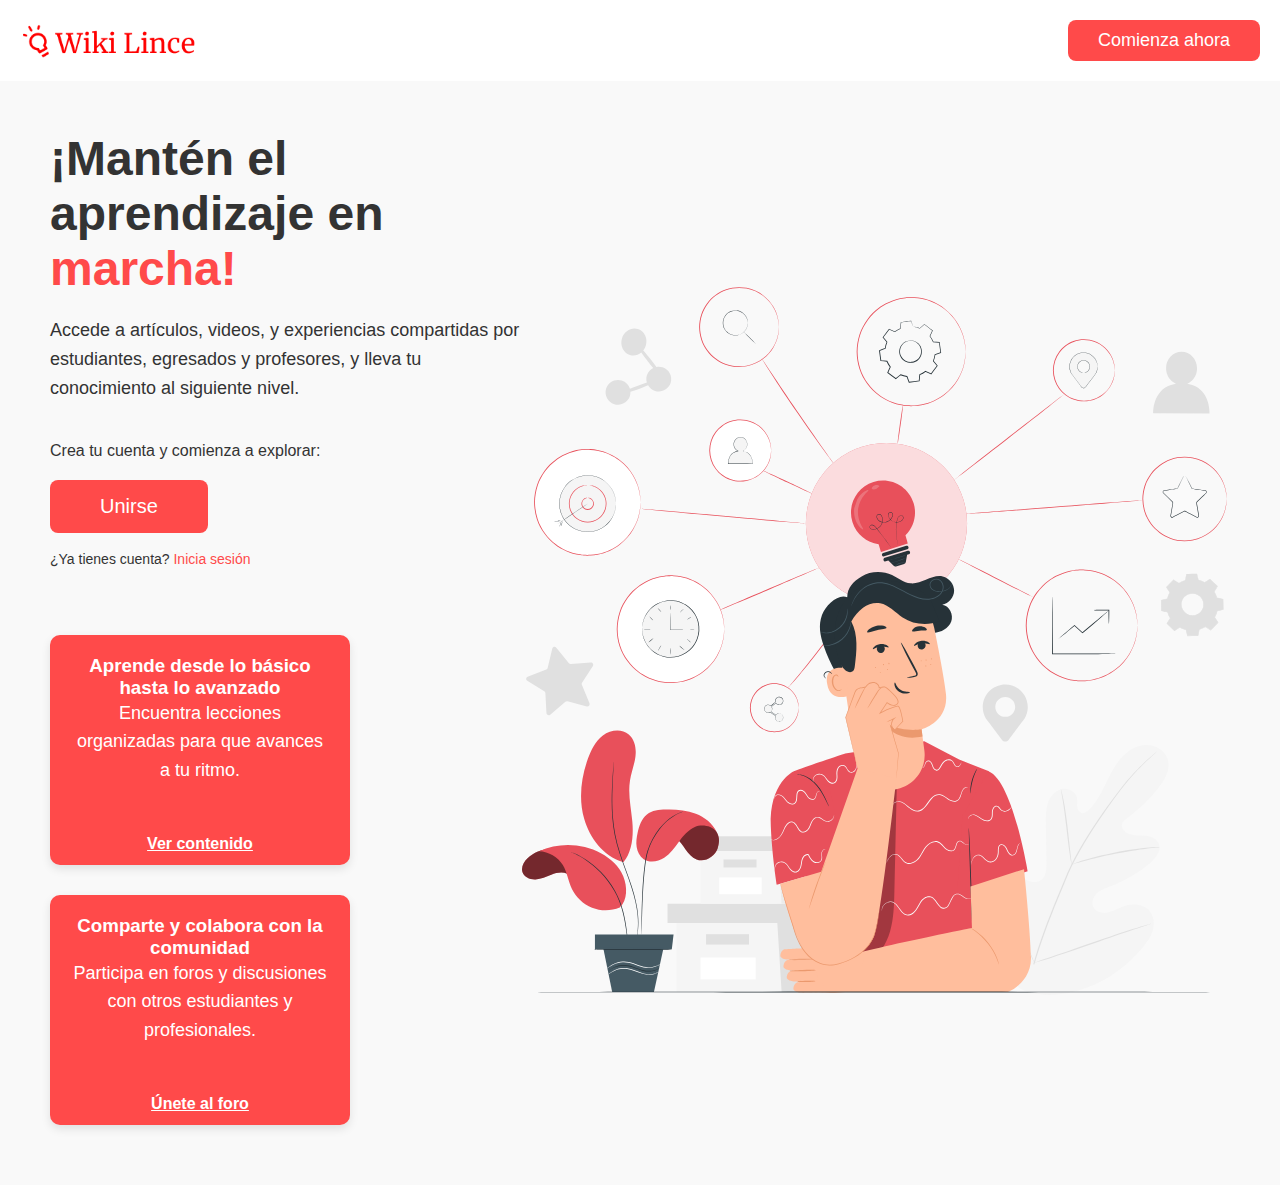
<file: index.html>
<!DOCTYPE html>
<html lang="es">
<head>
    <meta charset="UTF-8">
    <meta name="viewport" content="width=device-width, initial-scale=1.0">
    <title>Wiki Lince</title>
    <link rel="stylesheet" href="./style.css">
</head>
<body>
    <header>
        <div class="header-container">
            <img src="./img/logo1.png" alt="Wiki Lince Logo" class="logo">
            <button class="cta-button">Comienza ahora</button>
        </div>
    </header>
    <main>
        <section class="hero">
            <div class="hero-text">
                <h1>¡Mantén el aprendizaje en <span class="highlight">marcha!</span></h1>
                <p>Accede a artículos, videos, y experiencias compartidas por estudiantes, egresados y profesores, y lleva tu conocimiento al siguiente nivel.</p>
                <p>Crea tu cuenta y comienza a explorar:</p>
                <a href="./paginas/home.html" class="cta-main">Unirse</a>
                <p class="login">¿Ya tienes cuenta? <a href="#">Inicia sesión</a></p>
                
                    <div class="card">
                        <h3>Aprende desde lo básico hasta lo avanzado</h3>
                        <p>Encuentra lecciones organizadas para que avances a tu ritmo.</p>
                        <a href="#">Ver contenido</a>
                    </div>
                    <div class="card">
                        <h3>Comparte y colabora con la comunidad</h3>
                        <p>Participa en foros y discusiones con otros estudiantes y profesionales.</p>
                        <a href="#">Únete al foro</a>
                    </div>

            </div>
            <div class="hero-illustration">
                <img src="./img/pensando2.svg" alt="Persona con iconos">
            </div>
        </section>
    </main>
</body>
</html>
</file>
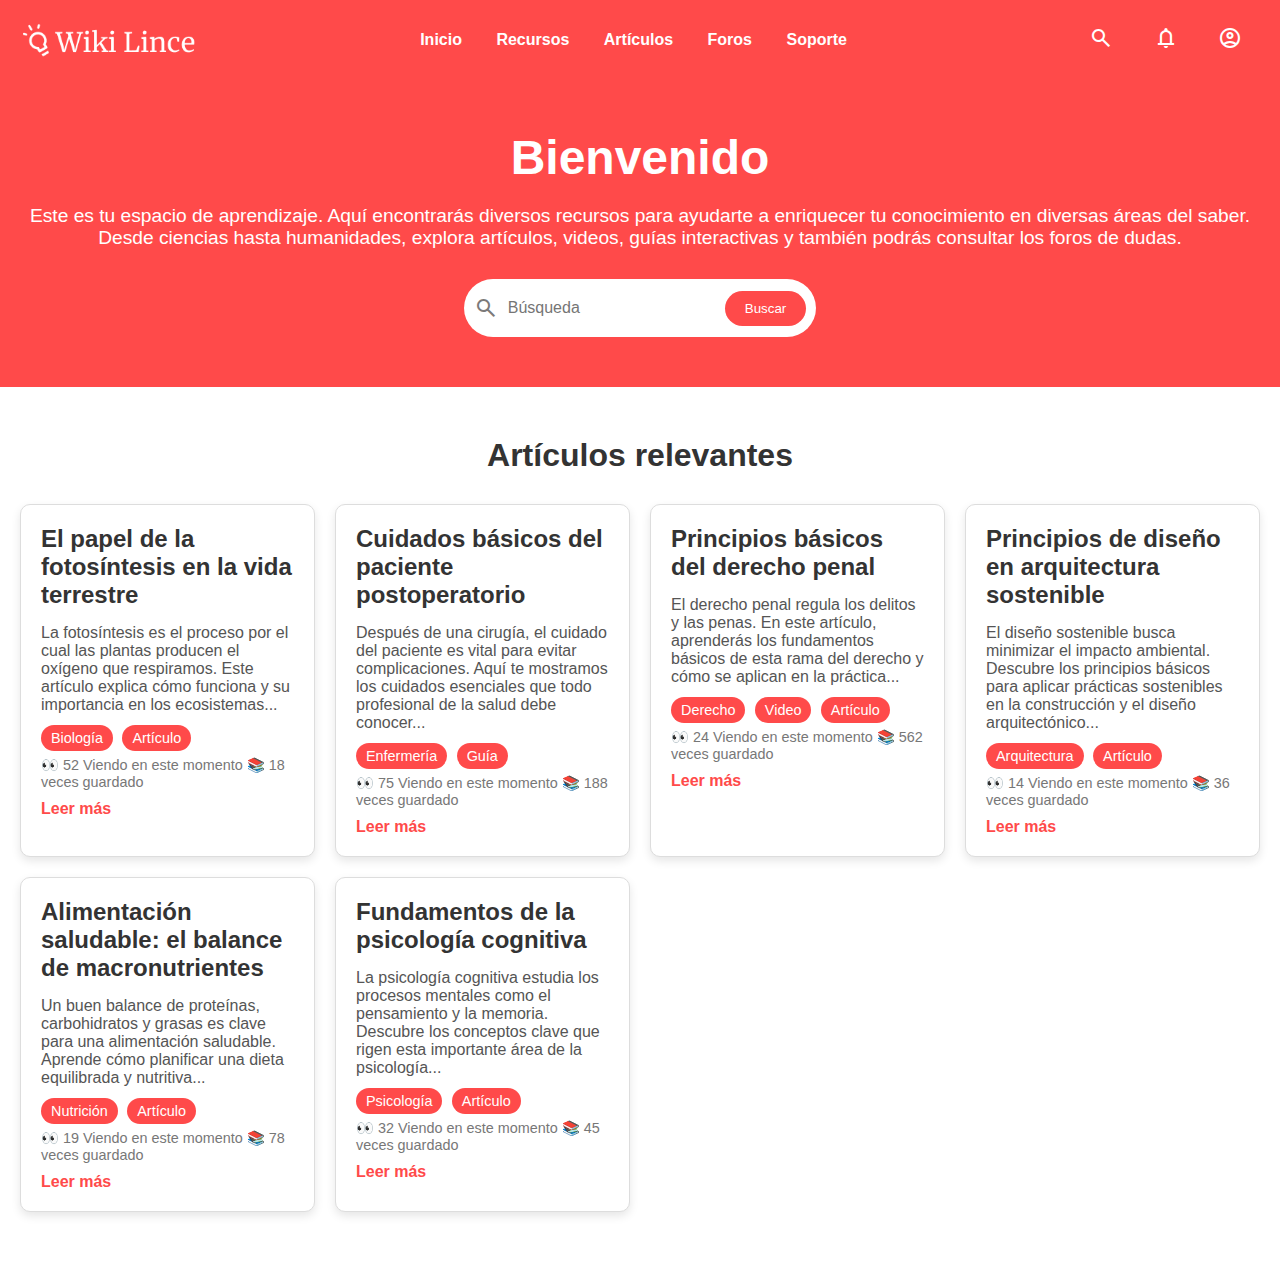
<file: paginas/home.html>
<!DOCTYPE html>
<html lang="es">
<head>
    <meta charset="UTF-8">
    <meta name="viewport" content="width=device-width, initial-scale=1.0">
    <title>Wiki Lince - Home</title>
    <link rel="stylesheet" href="./style.css">
    <link rel="stylesheet" href="https://fonts.googleapis.com/css2?family=Material+Symbols+Outlined:opsz,wght,FILL,GRAD@20..48,100..700,0..1,-50..200" />
</head>
<body>
    <header>
        <div class="header-container">
            <img src="../img/logo2.png" alt="Wiki Lince Logo" class="logo">
            <nav class="nav-menu">
                <a href="../index.html">Inicio</a>
                <a href="#">Recursos</a>
                <a href="./articulo/article.html">Artículos</a>
                <a href="#">Foros</a>
                <a href="#">Soporte</a>
            </nav>
            <div class="user-icons">
                <span class="material-symbols-outlined">search</span>
                <span class="material-symbols-outlined">notifications</span>
                <span class="material-symbols-outlined">account_circle</span>
            </div>
        </div>
    </header>
    <main>
        <section class="welcome">
            <h1>Bienvenido</h1>
            <p>Este es tu espacio de aprendizaje. Aquí encontrarás diversos recursos para ayudarte a enriquecer tu conocimiento en diversas áreas del saber. Desde ciencias hasta humanidades, explora artículos, videos, guías interactivas y también podrás consultar los foros de dudas.</p>
            <div class="search-bar">
                <span class="material-symbols-outlined">search</span>
                <input type="text" placeholder="Búsqueda">
                <button>Buscar</button>
            </div>
        </section>
        <section class="relevant-articles">
            <h2>Artículos relevantes</h2>
            <div class="articles-container">
                <div class="article-card">
                    <h3>El papel de la fotosíntesis en la vida terrestre</h3>
                    <p>La fotosíntesis es el proceso por el cual las plantas producen el oxígeno que respiramos. Este artículo explica cómo funciona y su importancia en los ecosistemas...</p>
                    <div class="article-tags">
                        <span>Biología</span>
                        <span>Artículo</span>
                    </div>
                    <div class="article-stats">
                        <span>👀 52 Viendo en este momento</span>
                        <span>📚 18 veces guardado</span>
                    </div>
                    <a href="./articulo/article.html">Leer más</a>
                </div>
                <div class="article-card">
                    <h3>Cuidados básicos del paciente postoperatorio</h3>
                    <p>Después de una cirugía, el cuidado del paciente es vital para evitar complicaciones. Aquí te mostramos los cuidados esenciales que todo profesional de la salud debe conocer...</p>
                    <div class="article-tags">
                        <span>Enfermería</span>
                        <span>Guía</span>
                    </div>
                    <div class="article-stats">
                        <span>👀 75 Viendo en este momento</span>
                        <span>📚 188 veces guardado</span>
                    </div>
                    <a href="./articulo/article.html">Leer más</a>
                </div>
                <div class="article-card">
                    <h3>Principios básicos del derecho penal</h3>
                    <p>El derecho penal regula los delitos y las penas. En este artículo, aprenderás los fundamentos básicos de esta rama del derecho y cómo se aplican en la práctica...</p>
                    <div class="article-tags">
                        <span>Derecho</span>
                        <span>Video</span>
                        <span>Artículo</span>
                    </div>
                    <div class="article-stats">
                        <span>👀 24 Viendo en este momento</span>
                        <span>📚 562 veces guardado</span>
                    </div>
                    <a href="./articulo/article.html">Leer más</a>
                </div>
                <div class="article-card">
                    <h3>Principios de diseño en arquitectura sostenible</h3>
                    <p>El diseño sostenible busca minimizar el impacto ambiental. Descubre los principios básicos para aplicar prácticas sostenibles en la construcción y el diseño arquitectónico...</p>
                    <div class="article-tags">
                        <span>Arquitectura</span>
                        <span>Artículo</span>
                    </div>
                    <div class="article-stats">
                        <span>👀 14 Viendo en este momento</span>
                        <span>📚 36 veces guardado</span>
                    </div>
                    <a href="./articulo/article.html">Leer más</a>
                </div>
                <div class="article-card">
                    <h3>Alimentación saludable: el balance de macronutrientes</h3>
                    <p>Un buen balance de proteínas, carbohidratos y grasas es clave para una alimentación saludable. Aprende cómo planificar una dieta equilibrada y nutritiva...</p>
                    <div class="article-tags">
                        <span>Nutrición</span>
                        <span>Artículo</span>
                    </div>
                    <div class="article-stats">
                        <span>👀 19 Viendo en este momento</span>
                        <span>📚 78 veces guardado</span>
                    </div>
                    <a href="./articulo/article.html">Leer más</a>
                </div>
                <div class="article-card">
                    <h3>Fundamentos de la psicología cognitiva</h3>
                    <p>La psicología cognitiva estudia los procesos mentales como el pensamiento y la memoria. Descubre los conceptos clave que rigen esta importante área de la psicología...</p>
                    <div class="article-tags">
                        <span>Psicología</span>
                        <span>Artículo</span>
                    </div>
                    <div class="article-stats">
                        <span>👀 32 Viendo en este momento</span>
                        <span>📚 45 veces guardado</span>
                    </div>
                    <a href="./articulo/article.html">Leer más</a>
                </div>
            </div>
        </section>
    </main>
</body>
</html>
</file>
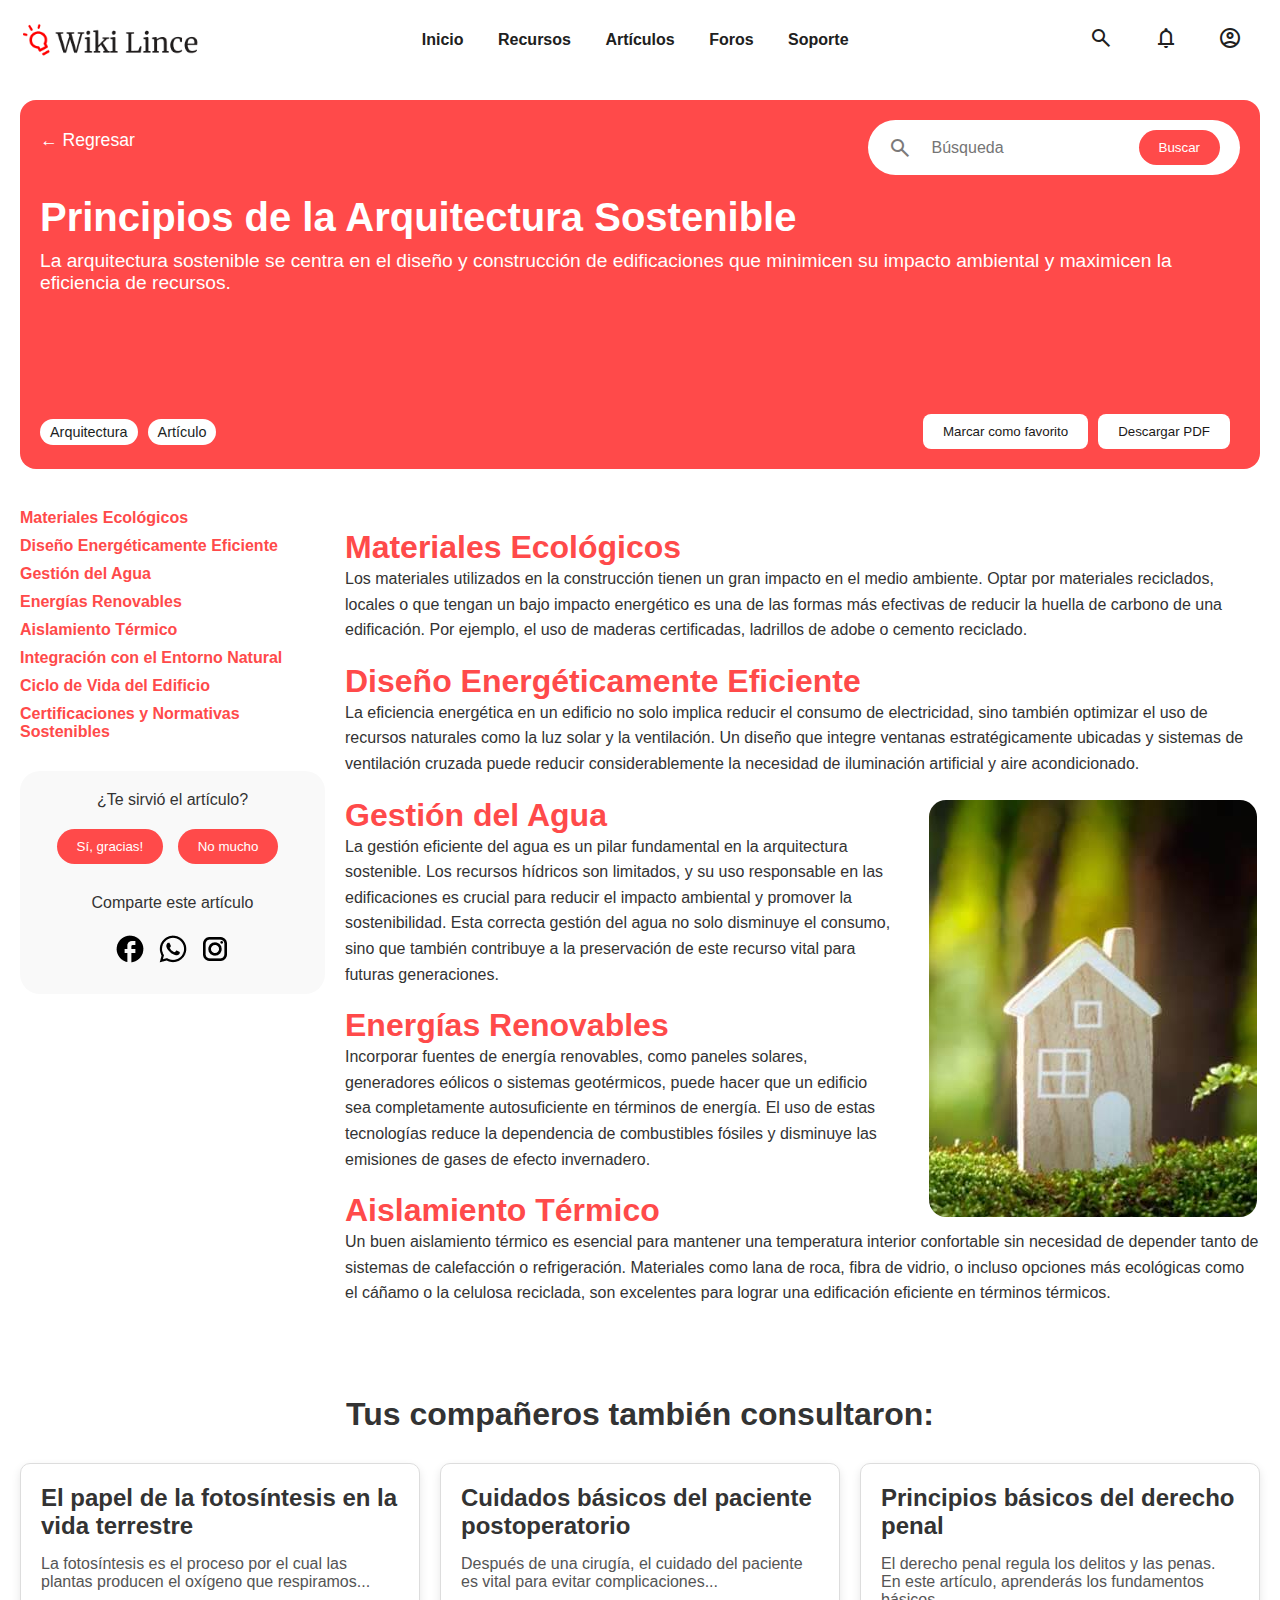
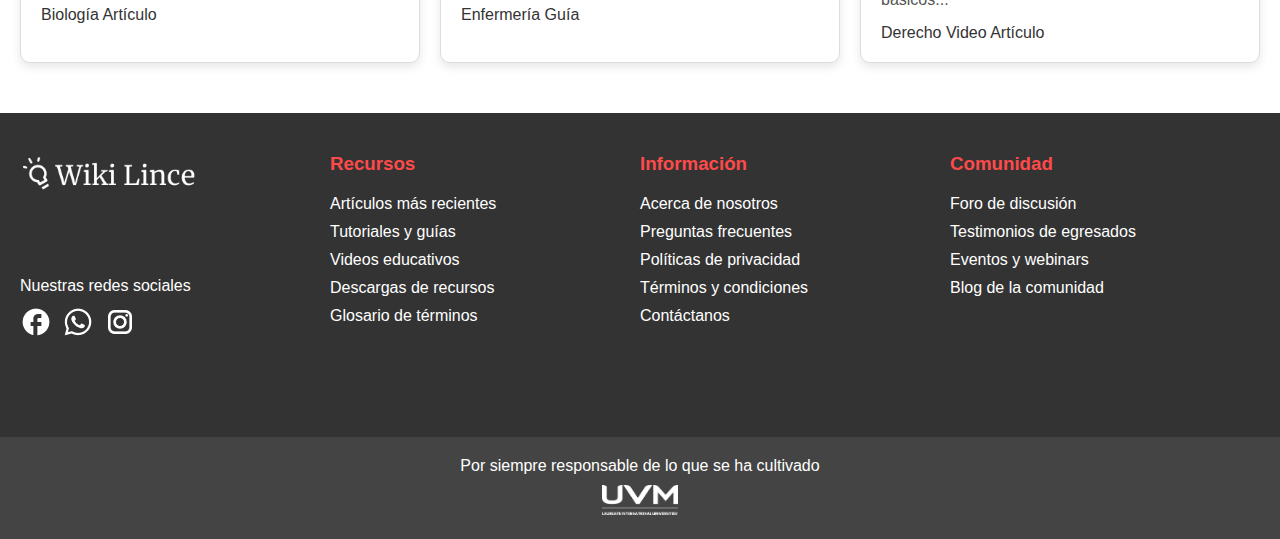
<file: paginas/articulo/article.html>
<!DOCTYPE html>
<html lang="es">
<head>
    <meta charset="UTF-8">
    <meta name="viewport" content="width=device-width, initial-scale=1.0">
    <title>Principios de la Arquitectura Sostenible - Wiki Lince</title>
    <link rel="stylesheet" href="./style.css">
    <link rel="stylesheet" href="./style.css">
    <link rel="stylesheet" href="https://fonts.googleapis.com/css2?family=Material+Symbols+Outlined:opsz,wght,FILL,GRAD@20..48,100..700,0..1,-50..200" />
</head>
<body>
    <header>
        <div class="header-container">
            <img src="../../img/logo3.png" alt="Wiki Lince Logo" class="logo">
            <nav class="nav-menu">
                <a href="../home.html">Inicio</a>
                <a href="#">Recursos</a>
                <a href="#">Artículos</a>
                <a href="#">Foros</a>
                <a href="#">Soporte</a>
            </nav>
            <div class="user-icons">
                <span class="material-symbols-outlined">search</span>
                <span class="material-symbols-outlined">notifications</span>
                <span class="material-symbols-outlined">account_circle</span>
            </div>
        </div>
    </header>
    <main>

        <section class="article-header">
            <div>
                <div class="container-one">
                    <div>
                        <a href="../home.html" class="back-button">&larr; Regresar</a>
                    </div>
                    <div class="spacer"></div>
                    <div class="search-bar">
                        <span class="material-symbols-outlined">search</span>
                        <input type="text" placeholder="Búsqueda">
                        <button>Buscar</button>
                    </div>
                </div>

                <h1>Principios de la Arquitectura Sostenible</h1>
                <p class="article-description">La arquitectura sostenible se centra en el diseño y construcción de edificaciones que minimicen su impacto ambiental y maximicen la eficiencia de recursos.</p>
                <div class="container-one">
                    <div class="box-left">
                        <span>Arquitectura</span>
                        <span>Artículo</span>
                    </div>
                    <div class="spacer"></div>
                    <div class="box-right">
                        <button class="favorite-button">
                            Marcar como favorito
                        </button>
                        <button class="download-button">
                            Descargar PDF
                        </button>
                    </div>
                    
                </div>
            </div>
        </section>


        <section class="article-content">
            <aside class="article-sidebar">
                <ul>
                    <li><a href="#">Materiales Ecológicos</a></li>
                    <li><a href="#">Diseño Energéticamente Eficiente</a></li>
                    <li><a href="#">Gestión del Agua</a></li>
                    <li><a href="#">Energías Renovables</a></li>
                    <li><a href="#">Aislamiento Térmico</a></li>
                    <li><a href="#">Integración con el Entorno Natural</a></li>
                    <li><a href="#">Ciclo de Vida del Edificio</a></li>
                    <li><a href="#">Certificaciones y Normativas Sostenibles</a></li>
                </ul>

                <section class="article-footer">
                    <div class="share-article">
                        <p>¿Te sirvió el artículo?</p>
                        <div class="article-thank">
                            <button> Sí, gracias!</button>
                            <button>No mucho</button>
                        </div>
                    </div> 

                    <div class="share-article">
                        <p>Comparte este artículo</p>
                        <div class="social-icons-top">
                            <a href="https://www.facebook.com/?locale=es_LA" target="_blank">
                                <img src="../../img/Facebook2.png" alt="Facebook">
                            </a>
                            <a href="https://www.whatsapp.com/?lang=es_LA" target="_blank">
                                <img src="../../img/Whatsapp2.png" alt="WhatsApp">
                            </a>
                            <a href="https://www.instagram.com/?hl=es" target="_blank">
                                <img src="../../img/Instagram2.png" alt="Instagram">
                            </a>
                        </div>
                    </div>       
                </section>

            </aside>
            <div class="article-main">
                
                <h2>Materiales Ecológicos</h2>
                <p>Los materiales utilizados en la construcción tienen un gran impacto en el medio ambiente. Optar por materiales reciclados, locales o que tengan un bajo impacto energético es una de las formas más efectivas de reducir la huella de carbono de una edificación. Por ejemplo, el uso de maderas certificadas, ladrillos de adobe o cemento reciclado.</p>
                <div class="wrapper">
                    <h2>Diseño Energéticamente Eficiente</h2>
                    <p>La eficiencia energética en un edificio no solo implica reducir el consumo de electricidad, sino también optimizar el uso de recursos naturales como la luz solar y la ventilación. Un diseño que integre ventanas estratégicamente ubicadas y sistemas de ventilación cruzada puede reducir considerablemente la necesidad de iluminación artificial y aire acondicionado.</p>
                    <img src="../../img/casa.png" alt="Casa sostenible" class="article-image">
                </div>
                <h2>Gestión del Agua</h2>
                <p>La gestión eficiente del agua es un pilar fundamental en la arquitectura sostenible. Los recursos hídricos son limitados, y su uso responsable en las edificaciones es crucial para reducir el impacto ambiental y promover la sostenibilidad. Esta correcta gestión del agua no solo disminuye el consumo, sino que también contribuye a la preservación de este recurso vital para futuras generaciones.</p>
                <h2>Energías Renovables</h2>
                <p>Incorporar fuentes de energía renovables, como paneles solares, generadores eólicos o sistemas geotérmicos, puede hacer que un edificio sea completamente autosuficiente en términos de energía. El uso de estas tecnologías reduce la dependencia de combustibles fósiles y disminuye las emisiones de gases de efecto invernadero.</p>
                <h2>Aislamiento Térmico</h2>
                <p>Un buen aislamiento térmico es esencial para mantener una temperatura interior confortable sin necesidad de depender tanto de sistemas de calefacción o refrigeración. Materiales como lana de roca, fibra de vidrio, o incluso opciones más ecológicas como el cáñamo o la celulosa reciclada, son excelentes para lograr una edificación eficiente en términos térmicos.</p>
            </div>
        </section>
        
        <section class="related-articles">
            <h2>Tus compañeros también consultaron:</h2>
            <div class="articles-container">
                <div class="article-card">
                    <h3>El papel de la fotosíntesis en la vida terrestre</h3>
                    <p>La fotosíntesis es el proceso por el cual las plantas producen el oxígeno que respiramos...</p>
                    <div class="article-tags">
                        <span>Biología</span>
                        <span>Artículo</span>
                    </div>
                </div>
                <div class="article-card">
                    <h3>Cuidados básicos del paciente postoperatorio</h3>
                    <p>Después de una cirugía, el cuidado del paciente es vital para evitar complicaciones...</p>
                    <div class="article-tags">
                        <span>Enfermería</span>
                        <span>Guía</span>
                    </div>
                </div>
                <div class="article-card">
                    <h3>Principios básicos del derecho penal</h3>
                    <p>El derecho penal regula los delitos y las penas. En este artículo, aprenderás los fundamentos básicos...</p>
                    <div class="article-tags">
                        <span>Derecho</span>
                        <span>Video</span>
                        <span>Artículo</span>
                    </div>
                </div>
            </div>
        </section>
    </main>
    <footer>
        <div class="footer-container">
            <div class="footer-column">
                <img src="../../img/logo2.png" alt="Wiki Lince Logo" class="logo">
                <p>Nuestras redes sociales</p>
                <div class="social-icons">
                    <a href="https://www.facebook.com/?locale=es_LA" target="blank">
                        <img src="../../img/Facebook.png" alt="Facebook">
                    </a>
                    <a href="https://www.whatsapp.com/?lang=es_LA" target="blank">
                        <img src="../../img/Whatsapp.png" alt="WhatsApp">
                    </a>
                    <a href="https://www.instagram.com/?hl=es" target="blank">
                        <img src="../../img/Instagram.png" alt="Instagram">
                    </a>
                </div>
            </div>
            <div class="footer-column">
                <h3>Recursos</h3>
                <ul>
                    <li><a href="#">Artículos más recientes</a></li>
                    <li><a href="#">Tutoriales y guías</a></li>
                    <li><a href="#">Videos educativos</a></li>
                    <li><a href="#">Descargas de recursos</a></li>
                    <li><a href="#">Glosario de términos</a></li>
                </ul>
            </div>
            <div class="footer-column">
                <h3>Información</h3>
                <ul>
                    <li><a href="#">Acerca de nosotros</a></li>
                    <li><a href="#">Preguntas frecuentes</a></li>
                    <li><a href="#">Políticas de privacidad</a></li>
                    <li><a href="#">Términos y condiciones</a></li>
                    <li><a href="#">Contáctanos</a></li>
                </ul>
            </div>
            <div class="footer-column">
                <h3>Comunidad</h3>
                <ul>
                    <li><a href="#">Foro de discusión</a></li>
                    <li><a href="#">Testimonios de egresados</a></li>
                    <li><a href="#">Eventos y webinars</a></li>
                    <li><a href="#">Blog de la comunidad</a></li>
                </ul>
            </div>
        </div>
        <div class="footer-bottom">
            <p>Por siempre responsable de lo que se ha cultivado</p>
            <img src="../../img/image 6.png" alt="Logo UVM" class="uvm-logo">
        </div>
    </footer>
</body>
</html>
</file>
<file: style.css>
*{
    box-sizing: border-box;
    padding: 0;
    margin: 0;
}

.hero-text p:nth-of-type(1) {
    font-size: 18px;
    line-height: 1.6;
    margin-bottom: 40px;
}

/* General Styles */
body {
    font-family: Arial, sans-serif;
    margin: 0;
    padding: 0;
    background-color: #f9f9f9;
    color: #333;
}

img {
    max-width: 100%;
    height: 100%;
}

h1{
    margin-bottom: 20px;
}

/* Header Styles */
.header-container {
    display: flex;
    justify-content: space-between;
    align-items: center;
    padding: 20px;
    background-color: #ffffff;
    box-shadow: 0px 2px 10px rgba(0, 0, 0, 0.753);
}

.logo {
    height: 40px;
}

.cta-button {
    background-color: #ff4a4a;
    color: #ffffff;
    border: none;
    padding: 10px 30px;
    font-size: 18px;
    border-radius: 8px;
    cursor: pointer;
    transition: background-color 0.3s;
}

.cta-button:hover {
    background-color: #e04343;
}

/* Hero Section Styles */
.hero {
    display: flex;
    flex-wrap: wrap;
    justify-content: space-between;
    align-items: center;
    padding: 50px 50px;
    height: 100%;
    background-color: #f9f9f9;
}

.hero-text {
    max-width: 40%;
}

.hero h1 {
    font-size: 3em;
    color: #333;
}

.highlight {
    color: #ff4a4a;
}

.cta-main {
    background-color: #ff4a4a;
    color: #ffffff;
    border: none;
    padding: 15px 50px;
    font-size: 20px;
    border-radius: 8px;
    cursor: pointer;
    transition: background-color 0.3s;
    margin-top: 20px;
    margin-bottom: 8px;
    display: inline-block;
    text-decoration: none;
}

.cta-main:hover {
    background-color: #e04343;
}

.login {
    margin-top: 10px;
    margin-bottom: 10%;
    font-size: 14px;
}

.login a {
    color: #ff4a4a;
    text-decoration: none;
}

.hero-illustration {
    max-width: 1000px;
    flex: 1;
    margin-top: 10px;
}

/* Cards Section Styles */
.cards {
    display: flex;
    padding: 30px 20px;
    background-color: #f9f9f9;
}

.card {
    background-color: #ff4a4a;
    display: inline-block;
    color: #ffffff;
    padding: 20px;
    border-radius: 10px;
    height: 230px;
    width: 300px;
    margin-bottom: 10px;
    margin-top: 20px;
    margin-right: 10px;
    text-align: center;
    box-shadow: 0px 4px 10px rgba(0, 0, 0, 0.1);
    transition: transform 0.3s;
}


.card:hover {
    transform: translateY(-5px);
}

.card a {
    color: #ffffff;
    text-decoration: underline;
    font-weight: bold;
    margin-top: 10px;
    display: inline-block;
    transition: color 0.3s;
    justify-content: right;
}

.card a:hover {
    color: #e0e0e0;
}
</file>
<file: paginas/style.css>
*{
    box-sizing: border-box;
    padding: 0;
    margin: 0;
    font-family:Verdana, Geneva, Tahoma, sans-serif;

}

/* General Styles */
body {
    font-family: Arial, sans-serif;
    margin: 0;
    padding: 0;
    background-color: #ffffff;
    color: #333;
}

img {
    max-width: 100%;
    height: auto;
}

/* Header Styles */
.header-container {
    display: flex;
    justify-content: space-between;
    align-items: center;
    padding: 20px;
    background-color: #ff4a4a;
    color: #ffffff;
}

.logo {
    height: 40px;
}

.nav-menu a {
    color: #ffffff;
    text-decoration: none;
    margin: 0 15px;
    font-weight: bold;
}

.nav-menu a:hover {
    text-decoration: underline;
}

.user-icons span {
    color: #ffffff;
    text-decoration: none;
    margin: 0 18px;
}

/* Welcome Section Styles */
.welcome {
    text-align: center;
    padding: 50px 20px;
    background-color: #ff4a4a;
    color: #ffffff;
}

.welcome h1 {
    font-size: 3em;
    margin-bottom: 20px;
}

.welcome p {
    font-size: 1.2em;
    margin-bottom: 30px;
}

.search-bar {
    display: inline-flex;
    align-items: center;
    background-color: #ffffff;
    border-radius: 50px;
    padding: 10px;
}

.search-bar input {
    border: none;
    padding: 10px;
    font-size: 1em;
    border-radius: 50px;
    outline: none;
}

.search-bar button {
    background-color: #ff4a4a;
    color: #ffffff;
    border: none;
    padding: 10px 20px;
    border-radius: 50px;
    cursor: pointer;
    transition: background-color 0.3s;
}

.search-bar span {
    color: #7c7a7a;
}

.search-bar button:hover {
    background-color: #e04343;
}

/* Relevant Articles Section Styles */
.relevant-articles {
    padding: 50px 20px;
}

.relevant-articles h2 {
    font-size: 2em;
    margin-bottom: 30px;
    text-align: center;
}

.articles-container {
    display: grid;
    grid-template-columns: repeat(auto-fit, minmax(250px, 1fr));
    gap: 20px;
}

.article-card {
    background-color: #ffffff;
    border: 1px solid #ddd;
    border-radius: 10px;
    padding: 20px;
    box-shadow: 0px 4px 10px rgba(0, 0, 0, 0.1);
    transition: transform 0.3s;
}

.article-card:hover {
    transform: translateY(-5px);
}

.article-card h3 {
    font-size: 1.5em;
    margin-bottom: 15px;
}

.article-card p {
    font-size: 1em;
    margin-bottom: 15px;
    color: #555;
}

.article-tags span {
    background-color: #ff4a4a;
    color: #ffffff;
    padding: 5px 10px;
    border-radius: 20px;
    font-size: 0.9em;
    margin-right: 5px;
}

.article-stats {
    font-size: 0.9em;
    color: #777;
    margin: 10px 0;
}

.article-card a {
    color: #ff4a4a;
    text-decoration: none;
    font-weight: bold;
}

.article-card a:hover {
    text-decoration: underline;
}

/* Material Design */

.material-symbols-outlined {
  font-variation-settings:
  'FILL' 0,
  'wght' 400,
  'GRAD' 0,
  'opsz' 24
}
</file>
<file: paginas/articulo/style.css>
*{
    box-sizing: border-box;
    padding: 0;
    margin: 0;
    font-family:Verdana, Geneva, Tahoma, sans-serif;
}

/* General Styles */
body {
    margin: 0;
    padding: 0;
    background-color: #ffffff;
    color: #333;

}

img {
    max-width: 100%;
    height: auto;
}

.article-image {
    max-width: 100%;
    height: auto;
    float: right;
    margin-left: 35px;
    border: 3px solid #fff;
    border-radius: 20px;
}

.wrapper{
    margin: auto;
    width: auto;
}

/* Header Styles */
.header-container {
    display: flex;
    justify-content: space-between;
    align-items: center;
    padding: 20px;
    background-color: #ffffff;
    color: #202020;
}

.logo {
    height: 40px;
}





.nav-menu a {
    color: #202020;
    text-decoration: none;
    margin: 0 15px;
    font-weight: bold;
}

.nav-menu a:hover {
    text-decoration: underline;
}

.user-icons span {
    color: #202020;
    text-decoration: none;
    margin: 0 18px;
}

/* Article Header Styles */
.article-header {
    padding: 20px;
    background-color: #ff4a4a;
    color: #ffffff;
    margin: 20px;
    border-radius: 16px;
}

.article-header h1 {
    font-size: 2.5em;
    margin: 10px 0;
    margin-top: 20px;
}

.article-description {
    font-size: 1.2em;
    margin-bottom: 120px;
}

.article-actions {
    margin-top: 20px;
}

.container-one {
    display: flex;
    align-items: center;
}

.container-one span {
    background-color: #ffffff;
    color: #201f1f;
    padding: 5px 10px;
    border-radius: 20px;
    font-size: 0.9em;
    margin-right: 10px;
}

.container-one button {
    background-color: #ffffff;
    color: #1a1818;
    border: none;
    padding: 10px 20px;
    border-radius: 8px;
    cursor: pointer;
    margin-right: 10px;
    transition: background-color 0.3s;
    text-align: right;
    align-items: right;
}

.container-one button:hover {
    background-color: #695959;
}

.box-left {
    display: flex;
    align-items: left;
    text-align: center;
}

.spacer {
    flex: 1; /* Esto ocupará el espacio restante */
}

.box-right {
    display: flex;
    align-items: right;
    text-align: center;
}


















.back-button {
    display: inline-block;
    color: #ffffff;
    text-decoration: none;
    font-size: 1.1em;
    margin-bottom: 15px;
}

/* Article Content Styles */
.article-content {
    display: flex;
    padding: 20px;
}

.article-sidebar {
    flex: 1;
    margin-right: 20px;
}

.article-sidebar ul {
    list-style-type: none;
    padding: 0;
}

.article-sidebar ul li {
    margin-bottom: 10px;
}

.article-sidebar ul li a {
    color: #ff4a4a;
    text-decoration: none;
    font-weight: bold;
}

.article-sidebar ul li a:hover {
    text-decoration: underline;
}

.article-main {
    flex: 3;
}

.article-main h2 {
    font-size: 2em;
    margin-top: 20px;
    color: #ff4a4a;
}

.article-main p {
    font-size: 1em;
    line-height: 1.6;
    margin-bottom: 20px;
}



/* Article Footer Styles */
.article-footer {
    padding: 20px;
    background-color: #f9f9f9;
    display: block;
    justify-content: space-between;
    align-items: center;
    border-radius: 20px;
    margin-top: 30px;
}

.article-feedback {
    display: flex;
    align-items: center;
    margin-bottom: 30px;
    
}

.article-thank {
    align-items: center;
    margin-bottom: 30px;;
}

.article-thank button {
    background-color: #ff4a4a;
    color: #ffffff;
    border: none;
    padding: 10px 20px;
    border-radius: 20px;
    cursor: pointer;
    margin-right: 10px;
    transition: background-color 0.3s;
}

.article-thank button:hover {
    background-color: #e04343;
}

.share-article {
    text-align: center;
}

.share-article p {
    margin-bottom: 20px;
}


.social-icons-top {
    color: #333;
    text-decoration: none;
    font-size: 1.5em;
    margin-top: 10px;
}

.social-icons-top a {
    color: #333;
    text-decoration: none;
    font-size: 1.5em;
}

.social-icons {
    color: #333;
    text-decoration: none;
    font-size: 1.5em;
    margin-top: 10px;
}

.social-icons a {
    color: #333;
    text-decoration: none;
    font-size: 1.5em;
}

/* Related Articles Section Styles */
.related-articles {
    padding: 50px 20px;
}

.related-articles h2 {
    font-size: 2em;
    margin-bottom: 30px;
    text-align: center;
}

.articles-container {
    display: grid;
    grid-template-columns: repeat(auto-fit, minmax(250px, 1fr));
    gap: 20px;
}

.article-card {
    background-color: #ffffff;
    border: 1px solid #ddd;
    border-radius: 10px;
    padding: 20px;
    box-shadow: 0px 4px 10px rgba(0, 0, 0, 0.1);
    transition: transform 0.3s;
}

.article-card:hover {
    transform: translateY(-5px);
}

.article-card h3 {
    font-size: 1.5em;
    margin-bottom: 15px;
}

.article-card p {
    font-size: 1em;
    margin-bottom: 15px;
    color: #555;
}

.article-card a {
    color: #ff4a4a;
    text-decoration: none;
    font-weight: bold;
}

.article-card a:hover {
    text-decoration: underline;
}

/* Footer Styles */
.footer-container {
    display: flex;
    justify-content: space-around;
    align-items: flex-start;
    padding: 40px 20px;
    background-color: #333;
    color: #ffffff;
}

.footer-column {
    flex: 1;
    margin-right: 20px;
    margin-bottom: 50px;
}

.footer-column p {
    margin-top: 80px;
}

.footer-column h3 {
    color: #ff4a4a;
    margin-bottom: 20px;
}

.footer-column ul {
    list-style-type: none;
    padding: 0;
}

.footer-column ul li {
    margin-bottom: 10px;
}

.footer-column ul li a {
    color: #ffffff;
    text-decoration: none;
}

.footer-column ul li a:hover {
    text-decoration: underline;
}

.footer-bottom {
    text-align: center;
    padding: 20px;
    background-color: #444;
    color: #ffffff;
}

.footer-bottom img {
    height: 30px;
    margin-top: 10px;
}


.search-bar {
    display: inline-flex;
    align-items: center;
    background-color: #ffffff;
    border-radius: 50px;
    padding: 10px;
}

.search-bar input {
    border: none;
    font-size: 1em;
    outline: none;
}

.search-bar button {
    background-color: #ff4a4a;
    color: #ffffff;
    border: none;
    border-radius: 50px;
    cursor: pointer;
    transition: background-color 0.3s;
}

.search-bar span {
    color: #7c7a7a;
}

.search-bar button:hover {
    background-color: #e04343;
}

/* .search-bar span {
    height: auto;
    width: 30px;
} */

/* .material-symbols-outlined {
    font-variation-settings:
    'FILL' 0,
    'wght' 400,
    'GRAD' 0,
    'opsz' 48
  } */

.search-bar span {
    font-size: 24px;
}
</file>
